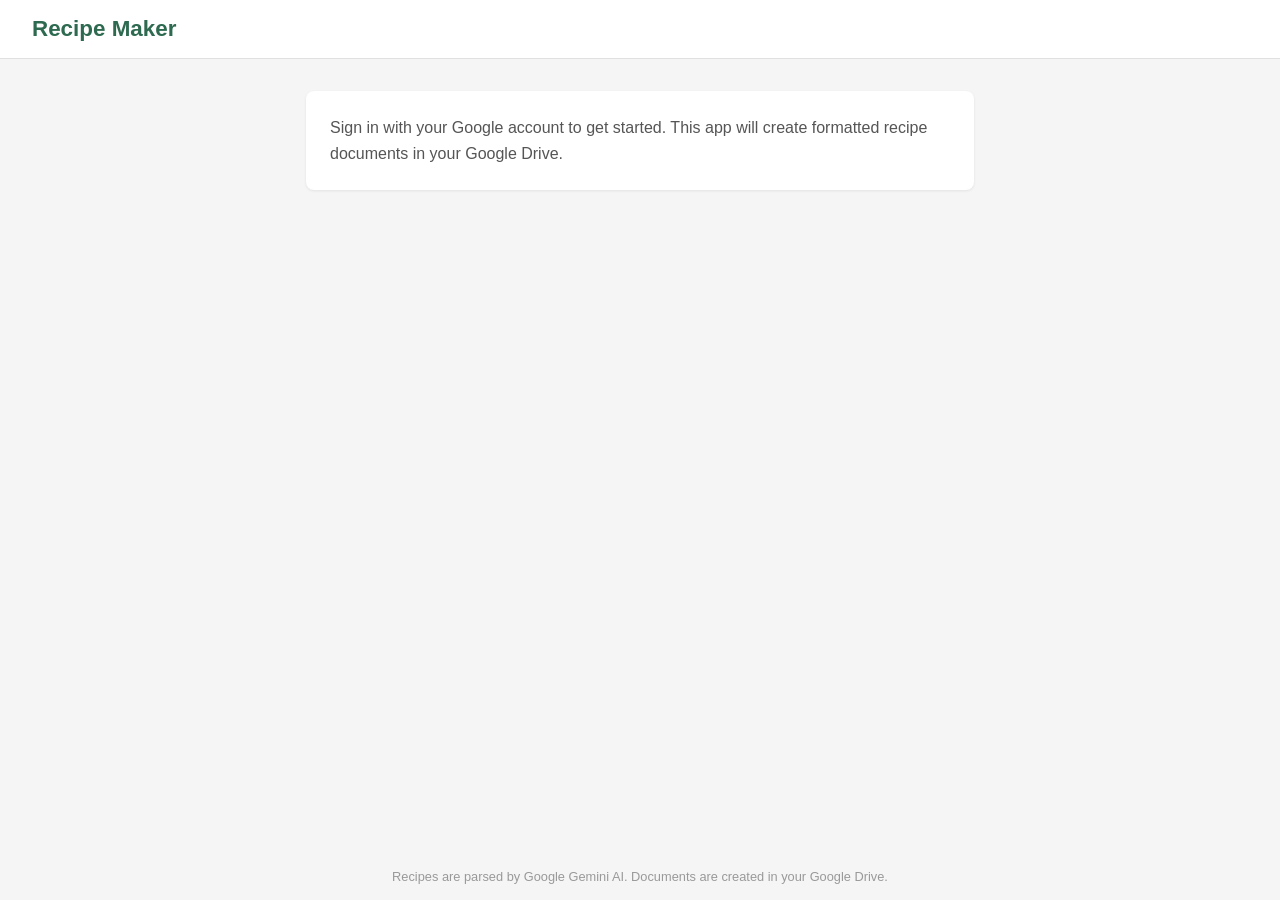
<file: index.html>
<!DOCTYPE html>
<html lang="en">
<head>
  <meta charset="UTF-8">
  <meta name="viewport" content="width=device-width, initial-scale=1.0">
  <title>Recipe Maker</title>
  <link rel="stylesheet" href="style.css">
</head>
<body>
  <header>
    <h1>Recipe Maker</h1>
    <div id="auth-section">
      <button id="sign-in-btn" class="btn btn-primary" style="display:none;">Sign in with Google</button>
      <div id="user-info" style="display:none;">
        <span id="user-name"></span>
        <button id="sign-out-btn" class="btn btn-secondary">Sign Out</button>
      </div>
    </div>
  </header>

  <main>
    <!-- Step 1: Not signed in -->
    <section id="signed-out-msg" class="card">
      <p>Sign in with your Google account to get started. This app will create formatted recipe documents in your Google Drive.</p>
    </section>

    <!-- Step 2: Signed in - recipe input -->
    <section id="recipe-section" class="card" style="display:none;">
      <h2>Paste Your Recipe</h2>
      <textarea id="recipe-input" placeholder="Paste your entire recipe here — any format works. The AI will figure out the ingredients, instructions, times, etc."></textarea>

      <h3>Template</h3>
      <div id="template-controls">
        <select id="template-select">
          <option value="default">Default Template</option>
        </select>
        <button id="add-template-btn" class="btn btn-secondary btn-small">+ Add Template</button>
        <button id="remove-template-btn" class="btn btn-danger btn-small" style="display:none;">Remove</button>
      </div>

      <!-- Add template form (hidden by default) -->
      <div id="add-template-form" style="display:none;">
        <input type="text" id="template-name-input" placeholder="Template name (e.g. 'Work Recipe Card')">
        <input type="text" id="template-url-input" placeholder="Google Doc URL of your template">
        <div class="form-actions">
          <button id="save-template-btn" class="btn btn-primary btn-small">Save</button>
          <button id="cancel-template-btn" class="btn btn-secondary btn-small">Cancel</button>
        </div>
      </div>

      <button id="create-btn" class="btn btn-primary btn-large">Create Recipe Doc</button>
    </section>

    <!-- Progress / status -->
    <section id="status-section" class="card" style="display:none;">
      <div id="status-spinner" class="spinner"></div>
      <p id="status-text">Processing...</p>
    </section>

    <!-- Result -->
    <section id="result-section" class="card" style="display:none;">
      <h2>Done!</h2>
      <div id="warnings"></div>
      <a id="doc-link" href="#" target="_blank" class="btn btn-primary btn-large">Open Google Doc</a>
      <button id="new-recipe-btn" class="btn btn-secondary">Make Another</button>
    </section>

    <!-- Errors -->
    <section id="error-section" class="card card-error" style="display:none;">
      <h2>Something went wrong</h2>
      <p id="error-text"></p>
      <button id="error-dismiss-btn" class="btn btn-secondary">Try Again</button>
    </section>
  </main>

  <footer>
    <p>Recipes are parsed by Google Gemini AI. Documents are created in your Google Drive.</p>
  </footer>

  <script src="https://accounts.google.com/gsi/client" async defer></script>
  <script src="app.js"></script>
</body>
</html>
</file>
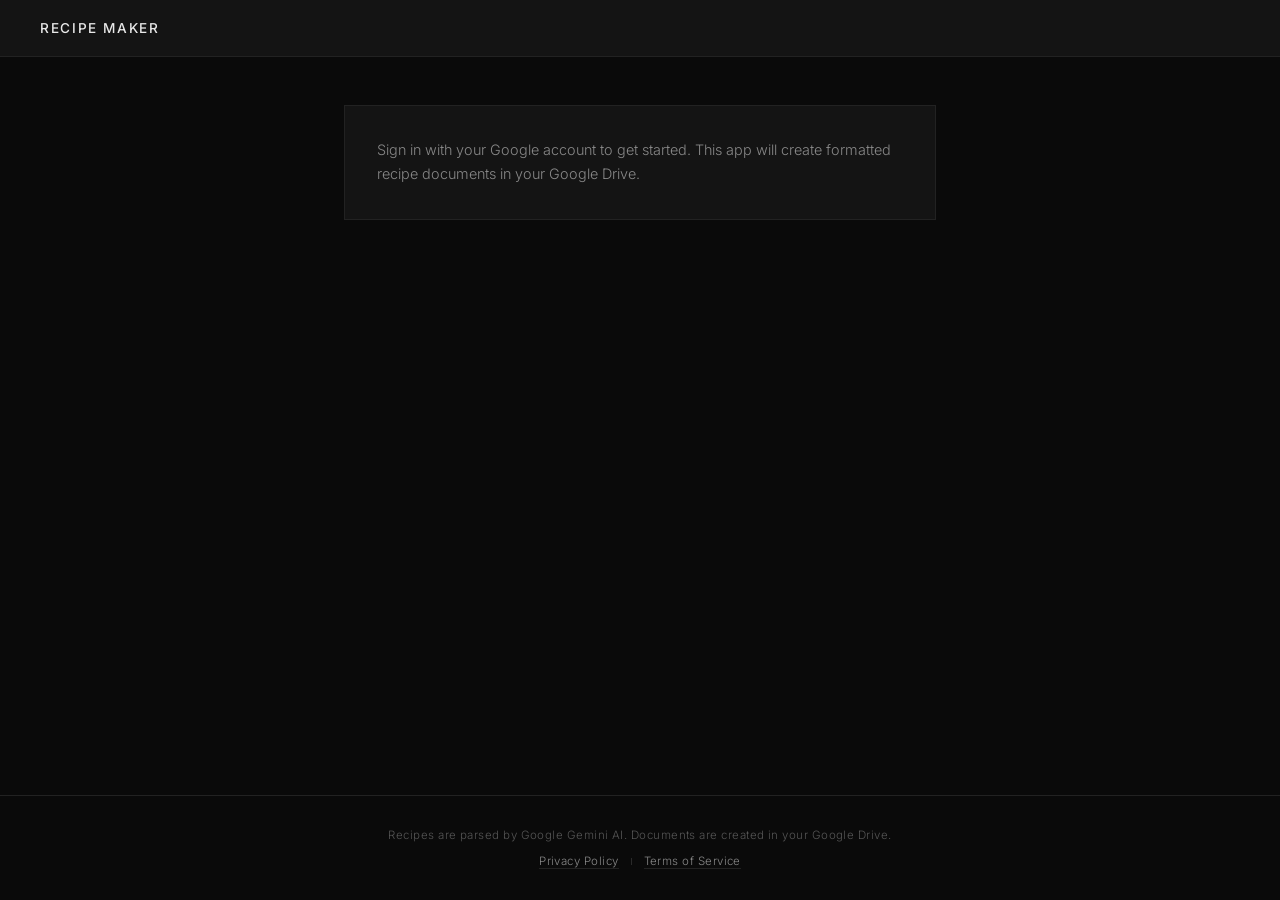
<file: public/index.html>
<!DOCTYPE html>
<html lang="en">
<head>
  <meta charset="UTF-8">
  <meta name="viewport" content="width=device-width, initial-scale=1.0">
  <title>Recipe Maker</title>
  <link rel="stylesheet" href="style.css">
</head>
<body>
  <header>
    <h1>Recipe Maker</h1>
    <div id="auth-section">
      <button id="sign-in-btn" class="btn btn-primary" style="display:none;">Sign in with Google</button>
      <div id="user-info" style="display:none;">
        <span id="user-name"></span>
        <button id="sign-out-btn" class="btn btn-secondary">Sign Out</button>
      </div>
    </div>
  </header>

  <main>
    <!-- Step 1: Not signed in -->
    <section id="signed-out-msg" class="card">
      <p>Sign in with your Google account to get started. This app will create formatted recipe documents in your Google Drive.</p>
    </section>

    <!-- Step 2: Signed in - recipe input -->
    <section id="recipe-section" class="card" style="display:none;">
      <h2>Paste Your Recipe</h2>
      <textarea id="recipe-input" placeholder="Paste your entire recipe here — any format works. The AI will figure out the ingredients, instructions, times, etc."></textarea>

      <h3>Save to Folder</h3>
      <div id="folder-controls">
        <span id="folder-name" class="folder-label">My Drive (default)</span>
        <button id="pick-folder-btn" class="btn btn-secondary btn-small">Choose Folder</button>
        <button id="clear-folder-btn" class="btn btn-danger btn-small" style="display:none;">Clear</button>
      </div>

      <h3>Template</h3>
      <div id="template-controls">
        <select id="template-select">
          <option value="default">Default Template</option>
        </select>
        <button id="add-template-btn" class="btn btn-secondary btn-small">+ Add Template</button>
        <button id="remove-template-btn" class="btn btn-danger btn-small" style="display:none;">Remove</button>
      </div>

      <!-- Add template form (hidden by default) -->
      <div id="add-template-form" style="display:none;">
        <input type="text" id="template-name-input" placeholder="Template name (e.g. 'Work Recipe Card')">
        <div class="url-row">
          <input type="text" id="template-url-input" placeholder="Google Doc URL of your template">
          <button id="browse-template-btn" class="btn btn-secondary btn-small">Browse Drive</button>
        </div>
        <div class="form-actions">
          <button id="save-template-btn" class="btn btn-primary btn-small">Save</button>
          <button id="cancel-template-btn" class="btn btn-secondary btn-small">Cancel</button>
        </div>
      </div>

      <button id="create-btn" class="btn btn-primary btn-large">Create Recipe Doc</button>
    </section>

    <!-- Progress / status -->
    <section id="status-section" class="card" style="display:none;">
      <div id="status-spinner" class="spinner"></div>
      <p id="status-text">Processing...</p>
    </section>

    <!-- Result -->
    <section id="result-section" class="card" style="display:none;">
      <h2>Done!</h2>
      <div id="warnings"></div>
      <a id="doc-link" href="#" target="_blank" class="btn btn-primary btn-large">Open Google Doc</a>
      <button id="new-recipe-btn" class="btn btn-secondary">Make Another</button>
    </section>

    <!-- Errors -->
    <section id="error-section" class="card card-error" style="display:none;">
      <h2>Something went wrong</h2>
      <p id="error-text"></p>
      <button id="error-dismiss-btn" class="btn btn-secondary">Try Again</button>
    </section>
  </main>

  <footer>
    <p>Recipes are parsed by Google Gemini AI. Documents are created in your Google Drive.</p>
    <p class="footer-links"><a href="/privacy.html">Privacy Policy</a><span class="sep"></span><a href="/terms.html">Terms of Service</a></p>
  </footer>

  <script src="https://accounts.google.com/gsi/client" async defer></script>
  <script src="https://apis.google.com/js/api.js" async defer></script>
  <script src="app.js"></script>
</body>
</html>
</file>
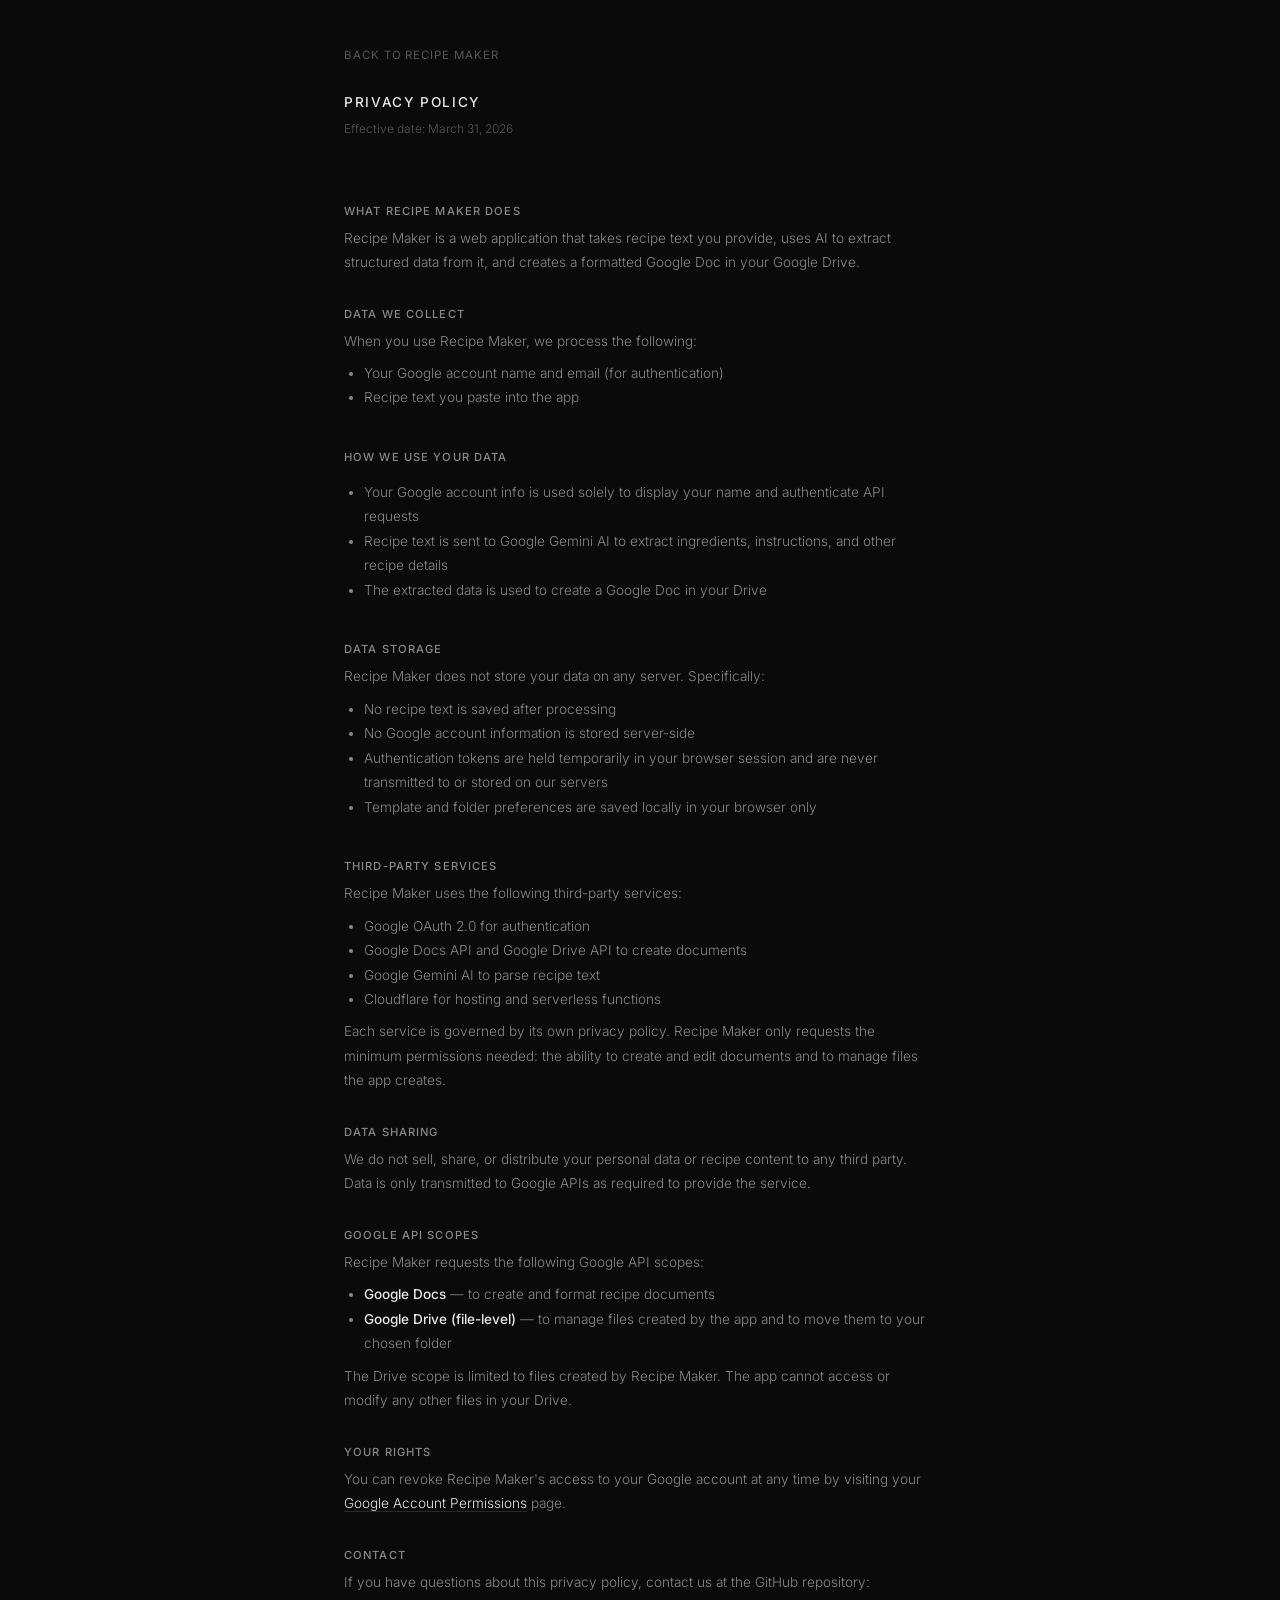
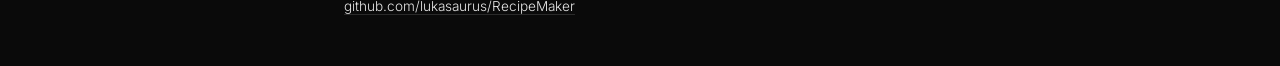
<file: public/privacy.html>
<!DOCTYPE html>
<html lang="en">
<head>
  <meta charset="UTF-8">
  <meta name="viewport" content="width=device-width, initial-scale=1.0">
  <title>Privacy Policy — Recipe Maker</title>
  <link rel="stylesheet" href="style.css">
  <style>
    body { max-width: 640px; margin: 0 auto; padding: 3rem 1.5rem; }
    h1 { font-size: 0.85rem; font-weight: 500; letter-spacing: 0.12em; text-transform: uppercase; color: var(--text); margin-bottom: 0.5rem; }
    .date { color: var(--text-dim); font-size: 0.75rem; margin-bottom: 2rem; }
    h2 { font-size: 0.7rem; font-weight: 500; letter-spacing: 0.1em; text-transform: uppercase; color: var(--text-muted); margin-top: 2rem; margin-bottom: 0.5rem; }
    p, li { font-size: 0.85rem; font-weight: 300; color: var(--text-muted); line-height: 1.8; }
    strong { color: var(--text); font-weight: 500; }
    ul { padding-left: 1.25rem; margin: 0.5rem 0; }
    a { color: var(--text); text-decoration: none; border-bottom: 1px solid var(--border-light); transition: border-color 0.15s; }
    a:hover { border-color: var(--text-muted); }
    .back { display: inline-block; margin-bottom: 2rem; font-size: 0.72rem; letter-spacing: 0.08em; text-transform: uppercase; color: var(--text-dim); border: none; }
    .back:hover { color: var(--text-muted); }
  </style>
</head>
<body>
  <a href="/" class="back">Back to Recipe Maker</a>
  <h1>Privacy Policy</h1>
  <p class="date">Effective date: March 31, 2026</p>

  <h2>What Recipe Maker Does</h2>
  <p>Recipe Maker is a web application that takes recipe text you provide, uses AI to extract structured data from it, and creates a formatted Google Doc in your Google Drive.</p>

  <h2>Data We Collect</h2>
  <p>When you use Recipe Maker, we process the following:</p>
  <ul>
    <li>Your Google account name and email (for authentication)</li>
    <li>Recipe text you paste into the app</li>
  </ul>

  <h2>How We Use Your Data</h2>
  <ul>
    <li>Your Google account info is used solely to display your name and authenticate API requests</li>
    <li>Recipe text is sent to Google Gemini AI to extract ingredients, instructions, and other recipe details</li>
    <li>The extracted data is used to create a Google Doc in your Drive</li>
  </ul>

  <h2>Data Storage</h2>
  <p>Recipe Maker does not store your data on any server. Specifically:</p>
  <ul>
    <li>No recipe text is saved after processing</li>
    <li>No Google account information is stored server-side</li>
    <li>Authentication tokens are held temporarily in your browser session and are never transmitted to or stored on our servers</li>
    <li>Template and folder preferences are saved locally in your browser only</li>
  </ul>

  <h2>Third-Party Services</h2>
  <p>Recipe Maker uses the following third-party services:</p>
  <ul>
    <li>Google OAuth 2.0 for authentication</li>
    <li>Google Docs API and Google Drive API to create documents</li>
    <li>Google Gemini AI to parse recipe text</li>
    <li>Cloudflare for hosting and serverless functions</li>
  </ul>
  <p>Each service is governed by its own privacy policy. Recipe Maker only requests the minimum permissions needed: the ability to create and edit documents and to manage files the app creates.</p>

  <h2>Data Sharing</h2>
  <p>We do not sell, share, or distribute your personal data or recipe content to any third party. Data is only transmitted to Google APIs as required to provide the service.</p>

  <h2>Google API Scopes</h2>
  <p>Recipe Maker requests the following Google API scopes:</p>
  <ul>
    <li><strong>Google Docs</strong> — to create and format recipe documents</li>
    <li><strong>Google Drive (file-level)</strong> — to manage files created by the app and to move them to your chosen folder</li>
  </ul>
  <p>The Drive scope is limited to files created by Recipe Maker. The app cannot access or modify any other files in your Drive.</p>

  <h2>Your Rights</h2>
  <p>You can revoke Recipe Maker's access to your Google account at any time by visiting your <a href="https://myaccount.google.com/permissions">Google Account Permissions</a> page.</p>

  <h2>Contact</h2>
  <p>If you have questions about this privacy policy, contact us at the GitHub repository: <a href="https://github.com/lukasaurus/RecipeMaker">github.com/lukasaurus/RecipeMaker</a></p>
</body>
</html>
</file>
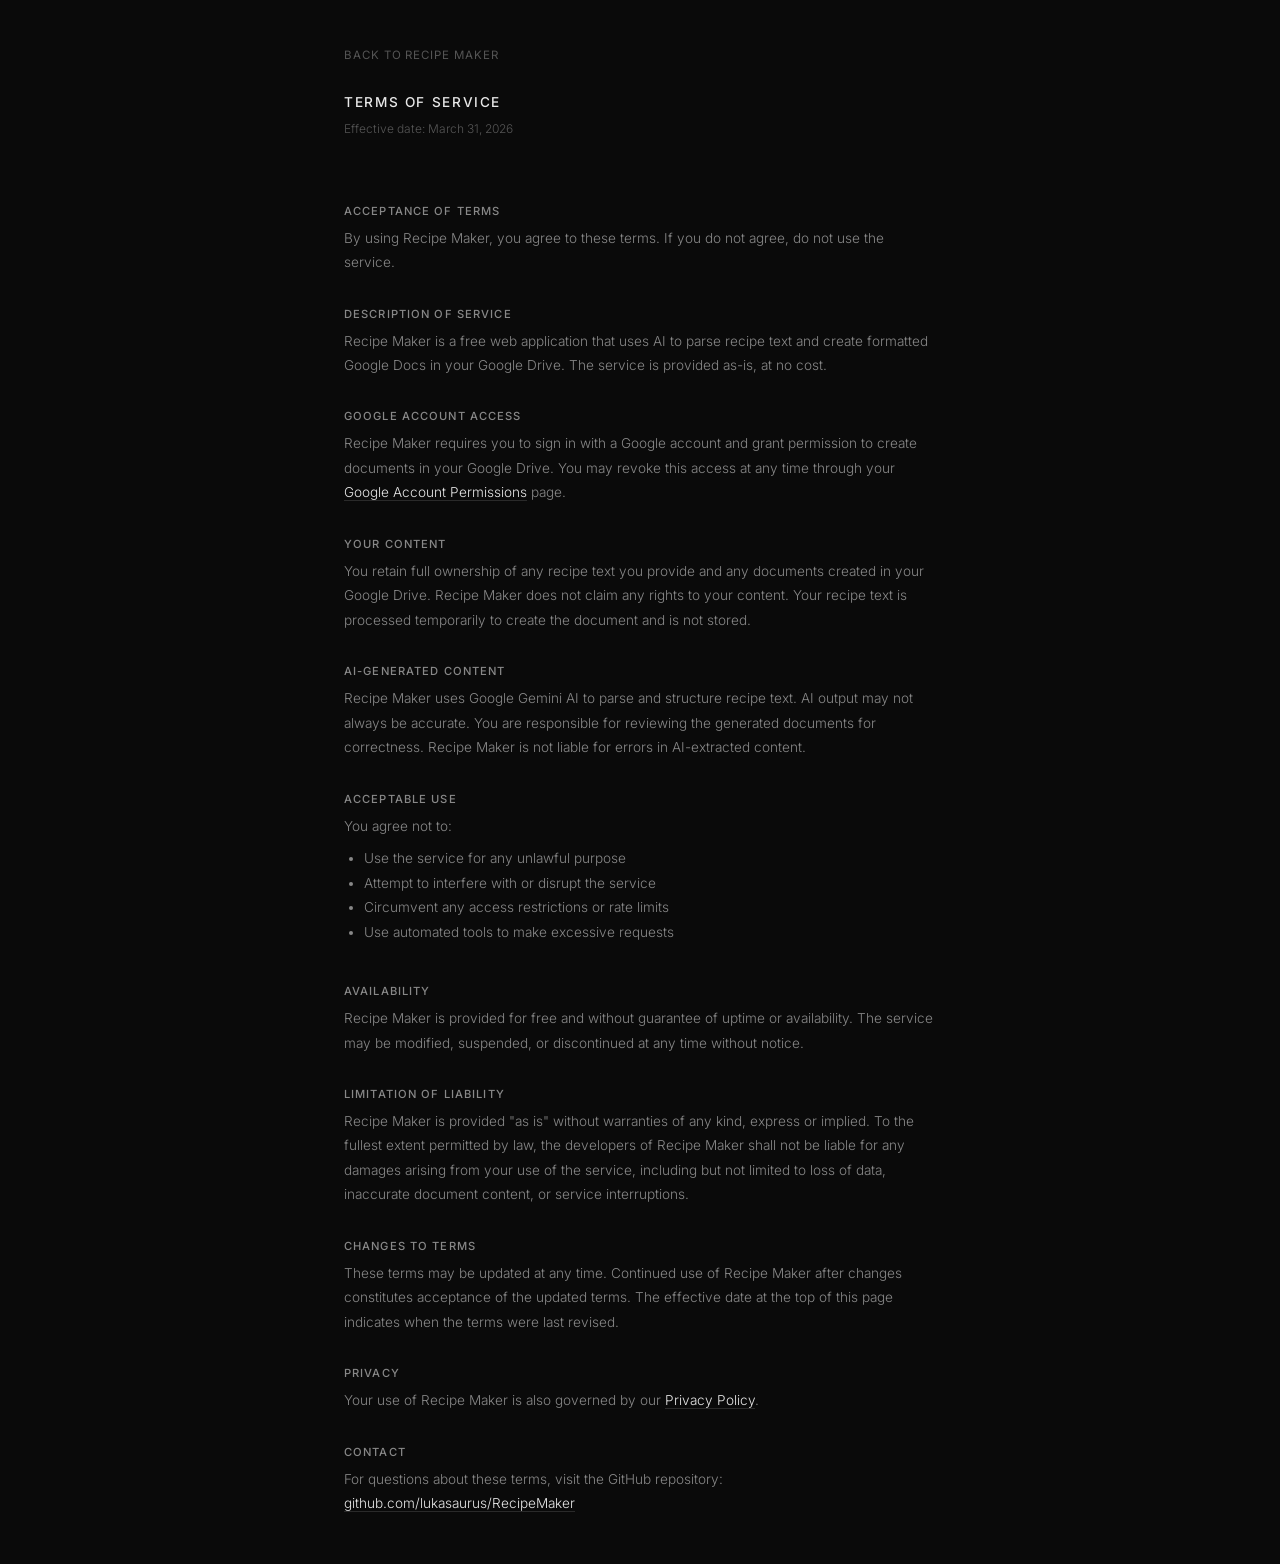
<file: public/terms.html>
<!DOCTYPE html>
<html lang="en">
<head>
  <meta charset="UTF-8">
  <meta name="viewport" content="width=device-width, initial-scale=1.0">
  <title>Terms of Service — Recipe Maker</title>
  <link rel="stylesheet" href="style.css">
  <style>
    body { max-width: 640px; margin: 0 auto; padding: 3rem 1.5rem; }
    h1 { font-size: 0.85rem; font-weight: 500; letter-spacing: 0.12em; text-transform: uppercase; color: var(--text); margin-bottom: 0.5rem; }
    .date { color: var(--text-dim); font-size: 0.75rem; margin-bottom: 2rem; }
    h2 { font-size: 0.7rem; font-weight: 500; letter-spacing: 0.1em; text-transform: uppercase; color: var(--text-muted); margin-top: 2rem; margin-bottom: 0.5rem; }
    p, li { font-size: 0.85rem; font-weight: 300; color: var(--text-muted); line-height: 1.8; }
    strong { color: var(--text); font-weight: 500; }
    ul { padding-left: 1.25rem; margin: 0.5rem 0; }
    a { color: var(--text); text-decoration: none; border-bottom: 1px solid var(--border-light); transition: border-color 0.15s; }
    a:hover { border-color: var(--text-muted); }
    .back { display: inline-block; margin-bottom: 2rem; font-size: 0.72rem; letter-spacing: 0.08em; text-transform: uppercase; color: var(--text-dim); border: none; }
    .back:hover { color: var(--text-muted); }
  </style>
</head>
<body>
  <a href="/" class="back">Back to Recipe Maker</a>
  <h1>Terms of Service</h1>
  <p class="date">Effective date: March 31, 2026</p>

  <h2>Acceptance of Terms</h2>
  <p>By using Recipe Maker, you agree to these terms. If you do not agree, do not use the service.</p>

  <h2>Description of Service</h2>
  <p>Recipe Maker is a free web application that uses AI to parse recipe text and create formatted Google Docs in your Google Drive. The service is provided as-is, at no cost.</p>

  <h2>Google Account Access</h2>
  <p>Recipe Maker requires you to sign in with a Google account and grant permission to create documents in your Google Drive. You may revoke this access at any time through your <a href="https://myaccount.google.com/permissions">Google Account Permissions</a> page.</p>

  <h2>Your Content</h2>
  <p>You retain full ownership of any recipe text you provide and any documents created in your Google Drive. Recipe Maker does not claim any rights to your content. Your recipe text is processed temporarily to create the document and is not stored.</p>

  <h2>AI-Generated Content</h2>
  <p>Recipe Maker uses Google Gemini AI to parse and structure recipe text. AI output may not always be accurate. You are responsible for reviewing the generated documents for correctness. Recipe Maker is not liable for errors in AI-extracted content.</p>

  <h2>Acceptable Use</h2>
  <p>You agree not to:</p>
  <ul>
    <li>Use the service for any unlawful purpose</li>
    <li>Attempt to interfere with or disrupt the service</li>
    <li>Circumvent any access restrictions or rate limits</li>
    <li>Use automated tools to make excessive requests</li>
  </ul>

  <h2>Availability</h2>
  <p>Recipe Maker is provided for free and without guarantee of uptime or availability. The service may be modified, suspended, or discontinued at any time without notice.</p>

  <h2>Limitation of Liability</h2>
  <p>Recipe Maker is provided "as is" without warranties of any kind, express or implied. To the fullest extent permitted by law, the developers of Recipe Maker shall not be liable for any damages arising from your use of the service, including but not limited to loss of data, inaccurate document content, or service interruptions.</p>

  <h2>Changes to Terms</h2>
  <p>These terms may be updated at any time. Continued use of Recipe Maker after changes constitutes acceptance of the updated terms. The effective date at the top of this page indicates when the terms were last revised.</p>

  <h2>Privacy</h2>
  <p>Your use of Recipe Maker is also governed by our <a href="/privacy.html">Privacy Policy</a>.</p>

  <h2>Contact</h2>
  <p>For questions about these terms, visit the GitHub repository: <a href="https://github.com/lukasaurus/RecipeMaker">github.com/lukasaurus/RecipeMaker</a></p>
</body>
</html>
</file>
<file: style.css>
* {
  margin: 0;
  padding: 0;
  box-sizing: border-box;
}

body {
  font-family: -apple-system, BlinkMacSystemFont, "Segoe UI", Roboto, sans-serif;
  background: #f5f5f5;
  color: #333;
  min-height: 100vh;
  display: flex;
  flex-direction: column;
}

header {
  background: #fff;
  border-bottom: 1px solid #e0e0e0;
  padding: 1rem 2rem;
  display: flex;
  justify-content: space-between;
  align-items: center;
}

header h1 {
  font-size: 1.4rem;
  font-weight: 600;
  color: #2d6a4f;
}

#auth-section {
  display: flex;
  align-items: center;
  gap: 0.75rem;
}

#user-info {
  display: flex;
  align-items: center;
  gap: 0.75rem;
}

#user-name {
  font-size: 0.9rem;
  color: #666;
}

main {
  max-width: 700px;
  width: 100%;
  margin: 2rem auto;
  padding: 0 1rem;
  flex: 1;
}

.card {
  background: #fff;
  border-radius: 8px;
  padding: 1.5rem;
  margin-bottom: 1.5rem;
  box-shadow: 0 1px 3px rgba(0, 0, 0, 0.08);
}

.card-error {
  border-left: 4px solid #d32f2f;
}

.card h2 {
  font-size: 1.2rem;
  margin-bottom: 1rem;
  color: #2d6a4f;
}

.card h3 {
  font-size: 1rem;
  margin: 1rem 0 0.5rem;
  color: #555;
}

.card p {
  line-height: 1.6;
  color: #555;
}

textarea {
  width: 100%;
  min-height: 200px;
  padding: 0.75rem;
  border: 1px solid #ddd;
  border-radius: 6px;
  font-family: inherit;
  font-size: 0.95rem;
  resize: vertical;
  line-height: 1.5;
}

textarea:focus {
  outline: none;
  border-color: #2d6a4f;
  box-shadow: 0 0 0 2px rgba(45, 106, 79, 0.15);
}

input[type="text"] {
  width: 100%;
  padding: 0.5rem 0.75rem;
  border: 1px solid #ddd;
  border-radius: 6px;
  font-size: 0.9rem;
  margin-bottom: 0.5rem;
}

input[type="text"]:focus {
  outline: none;
  border-color: #2d6a4f;
  box-shadow: 0 0 0 2px rgba(45, 106, 79, 0.15);
}

#template-controls {
  display: flex;
  align-items: center;
  gap: 0.5rem;
  margin-bottom: 0.75rem;
}

#template-select {
  flex: 1;
  padding: 0.5rem 0.75rem;
  border: 1px solid #ddd;
  border-radius: 6px;
  font-size: 0.9rem;
  background: #fff;
}

#add-template-form {
  background: #f9f9f9;
  padding: 1rem;
  border-radius: 6px;
  margin-bottom: 0.75rem;
}

.form-actions {
  display: flex;
  gap: 0.5rem;
  margin-top: 0.5rem;
}

/* Buttons */
.btn {
  display: inline-block;
  padding: 0.5rem 1rem;
  border: none;
  border-radius: 6px;
  font-size: 0.9rem;
  font-weight: 500;
  cursor: pointer;
  text-decoration: none;
  text-align: center;
  transition: background 0.15s, opacity 0.15s;
}

.btn:disabled {
  opacity: 0.5;
  cursor: not-allowed;
}

.btn-primary {
  background: #2d6a4f;
  color: #fff;
}

.btn-primary:hover:not(:disabled) {
  background: #1b4332;
}

.btn-secondary {
  background: #e9ecef;
  color: #333;
}

.btn-secondary:hover:not(:disabled) {
  background: #dee2e6;
}

.btn-danger {
  background: #f8d7da;
  color: #842029;
}

.btn-danger:hover:not(:disabled) {
  background: #f1aeb5;
}

.btn-small {
  padding: 0.35rem 0.75rem;
  font-size: 0.8rem;
}

.btn-large {
  padding: 0.75rem 1.5rem;
  font-size: 1rem;
  width: 100%;
  margin-top: 1rem;
}

/* Spinner */
#status-section {
  text-align: center;
}

.spinner {
  width: 36px;
  height: 36px;
  border: 3px solid #e9ecef;
  border-top-color: #2d6a4f;
  border-radius: 50%;
  animation: spin 0.8s linear infinite;
  margin: 0 auto 1rem;
}

@keyframes spin {
  to { transform: rotate(360deg); }
}

#status-text {
  font-size: 0.95rem;
  color: #666;
}

/* Result */
#result-section {
  text-align: center;
}

#doc-link {
  display: block;
  margin-bottom: 0.75rem;
}

#warnings {
  margin-bottom: 1rem;
}

.warning {
  background: #fff3cd;
  color: #856404;
  padding: 0.5rem 0.75rem;
  border-radius: 4px;
  font-size: 0.85rem;
  margin-bottom: 0.5rem;
}

/* Error */
#error-text {
  color: #842029;
  margin-bottom: 1rem;
}

footer {
  text-align: center;
  padding: 1rem;
  color: #999;
  font-size: 0.8rem;
}

@media (max-width: 600px) {
  header {
    flex-direction: column;
    gap: 0.75rem;
    text-align: center;
  }

  main {
    margin: 1rem auto;
  }

  #template-controls {
    flex-wrap: wrap;
  }
}
</file>
<file: public/style.css>
@import url('https://fonts.googleapis.com/css2?family=Inter:wght@300;400;500;600&display=swap');

* {
  margin: 0;
  padding: 0;
  box-sizing: border-box;
}

:root {
  --bg: #0a0a0a;
  --surface: #141414;
  --surface-hover: #1a1a1a;
  --border: #222;
  --border-light: #2a2a2a;
  --text: #e8e8e8;
  --text-muted: #888;
  --text-dim: #555;
  --accent: #fff;
  --accent-dim: rgba(255, 255, 255, 0.08);
  --danger: #ff4444;
  --danger-dim: rgba(255, 68, 68, 0.1);
  --warning-bg: rgba(255, 180, 0, 0.08);
  --warning-text: #ffb400;
  --success: #00c853;
}

body {
  font-family: 'Inter', -apple-system, BlinkMacSystemFont, "Segoe UI", sans-serif;
  background: var(--bg);
  color: var(--text);
  min-height: 100vh;
  display: flex;
  flex-direction: column;
  -webkit-font-smoothing: antialiased;
  -moz-osx-font-smoothing: grayscale;
}

/* Header */
header {
  background: var(--surface);
  border-bottom: 1px solid var(--border);
  padding: 1.25rem 2.5rem;
  display: flex;
  justify-content: space-between;
  align-items: center;
}

header h1 {
  font-size: 0.85rem;
  font-weight: 500;
  letter-spacing: 0.12em;
  text-transform: uppercase;
  color: var(--text);
}

#auth-section {
  display: flex;
  align-items: center;
  gap: 0.75rem;
}

#user-info {
  display: flex;
  align-items: center;
  gap: 1rem;
}

#user-name {
  font-size: 0.8rem;
  font-weight: 400;
  color: var(--text-muted);
  letter-spacing: 0.02em;
}

/* Main */
main {
  max-width: 640px;
  width: 100%;
  margin: 3rem auto;
  padding: 0 1.5rem;
  flex: 1;
}

/* Cards */
.card {
  background: var(--surface);
  border: 1px solid var(--border);
  border-radius: 0;
  padding: 2rem;
  margin-bottom: 1px;
}

.card-error {
  border-left: 3px solid var(--danger);
}

.card h2 {
  font-size: 0.75rem;
  font-weight: 500;
  letter-spacing: 0.1em;
  text-transform: uppercase;
  margin-bottom: 1.25rem;
  color: var(--text-muted);
}

.card h3 {
  font-size: 0.7rem;
  font-weight: 500;
  letter-spacing: 0.1em;
  text-transform: uppercase;
  margin: 1.5rem 0 0.6rem;
  color: var(--text-dim);
}

.card p {
  line-height: 1.7;
  color: var(--text-muted);
  font-size: 0.9rem;
  font-weight: 300;
}

/* Textarea */
textarea {
  width: 100%;
  min-height: 220px;
  padding: 1rem;
  background: var(--bg);
  border: 1px solid var(--border);
  border-radius: 0;
  color: var(--text);
  font-family: inherit;
  font-size: 0.9rem;
  font-weight: 300;
  resize: vertical;
  line-height: 1.7;
  transition: border-color 0.2s;
}

textarea::placeholder {
  color: var(--text-dim);
}

textarea:focus {
  outline: none;
  border-color: var(--text-muted);
}

/* Inputs */
input[type="text"] {
  width: 100%;
  padding: 0.6rem 0.85rem;
  background: var(--bg);
  border: 1px solid var(--border);
  border-radius: 0;
  color: var(--text);
  font-family: inherit;
  font-size: 0.85rem;
  font-weight: 300;
  margin-bottom: 0.5rem;
  transition: border-color 0.2s;
}

.url-row {
  display: flex;
  gap: 0.5rem;
  align-items: flex-start;
}

.url-row input[type="text"] {
  flex: 1;
}

.url-row .btn {
  white-space: nowrap;
  margin-top: 0;
}

input[type="text"]::placeholder {
  color: var(--text-dim);
}

input[type="text"]:focus {
  outline: none;
  border-color: var(--text-muted);
}

/* Folder controls */
#folder-controls {
  display: flex;
  align-items: center;
  gap: 0.6rem;
}

.folder-label {
  flex: 1;
  font-size: 0.8rem;
  font-weight: 400;
  color: var(--text-muted);
  padding: 0.55rem 0.85rem;
  background: var(--bg);
  border: 1px solid var(--border);
}

/* Template controls */
#template-controls {
  display: flex;
  align-items: center;
  gap: 0.6rem;
}

#template-select {
  flex: 1;
  padding: 0.55rem 0.85rem;
  background: var(--bg);
  border: 1px solid var(--border);
  border-radius: 0;
  color: var(--text);
  font-family: inherit;
  font-size: 0.85rem;
  font-weight: 300;
  cursor: pointer;
  -webkit-appearance: none;
  appearance: none;
  background-image: url("data:image/svg+xml,%3Csvg xmlns='http://www.w3.org/2000/svg' width='12' height='12' fill='%23888' viewBox='0 0 16 16'%3E%3Cpath d='M8 11L3 6h10z'/%3E%3C/svg%3E");
  background-repeat: no-repeat;
  background-position: right 0.75rem center;
  padding-right: 2rem;
}

#template-select:focus {
  outline: none;
  border-color: var(--text-muted);
}

#add-template-form {
  background: var(--bg);
  border: 1px solid var(--border);
  padding: 1rem;
  margin-top: 0.6rem;
}

.form-actions {
  display: flex;
  gap: 0.5rem;
  margin-top: 0.5rem;
}

/* Buttons */
.btn {
  display: inline-block;
  padding: 0.55rem 1.25rem;
  border: 1px solid var(--border);
  border-radius: 0;
  font-family: inherit;
  font-size: 0.8rem;
  font-weight: 400;
  letter-spacing: 0.04em;
  cursor: pointer;
  text-decoration: none;
  text-align: center;
  transition: all 0.15s ease;
  background: transparent;
  color: var(--text-muted);
}

.btn:disabled {
  opacity: 0.3;
  cursor: not-allowed;
}

.btn-primary {
  background: var(--accent);
  border-color: var(--accent);
  color: #000;
  font-weight: 500;
}

.btn-primary:hover:not(:disabled) {
  background: transparent;
  color: var(--accent);
}

.btn-secondary {
  background: transparent;
  border-color: var(--border-light);
  color: var(--text-muted);
}

.btn-secondary:hover:not(:disabled) {
  border-color: var(--text-muted);
  color: var(--text);
}

.btn-danger {
  background: transparent;
  border-color: var(--border-light);
  color: var(--danger);
}

.btn-danger:hover:not(:disabled) {
  background: var(--danger-dim);
  border-color: var(--danger);
}

.btn-small {
  padding: 0.4rem 0.85rem;
  font-size: 0.72rem;
  letter-spacing: 0.05em;
  text-transform: uppercase;
}

.btn-large {
  padding: 0.85rem 2rem;
  font-size: 0.8rem;
  letter-spacing: 0.08em;
  text-transform: uppercase;
  width: 100%;
  margin-top: 1.75rem;
}

/* Spinner */
#status-section {
  text-align: center;
  padding: 3rem 2rem;
}

.spinner {
  width: 24px;
  height: 24px;
  border: 2px solid var(--border);
  border-top-color: var(--text);
  border-radius: 50%;
  animation: spin 0.7s linear infinite;
  margin: 0 auto 1.5rem;
}

@keyframes spin {
  to { transform: rotate(360deg); }
}

#status-text {
  font-size: 0.8rem;
  font-weight: 400;
  color: var(--text-dim);
  letter-spacing: 0.05em;
  text-transform: uppercase;
}

/* Result */
#result-section {
  text-align: center;
  padding: 3rem 2rem;
}

#result-section h2 {
  color: var(--success);
  margin-bottom: 1.5rem;
}

#doc-link {
  display: block;
  margin-bottom: 1rem;
}

#warnings {
  margin-bottom: 1.25rem;
}

.warning {
  background: var(--warning-bg);
  color: var(--warning-text);
  padding: 0.6rem 0.85rem;
  font-size: 0.8rem;
  font-weight: 400;
  margin-bottom: 0.4rem;
  border-left: 2px solid var(--warning-text);
}

/* Error */
#error-section {
  padding: 2rem;
}

#error-text {
  color: var(--danger);
  margin-bottom: 1.25rem;
  font-size: 0.85rem;
  font-weight: 300;
  line-height: 1.6;
}

/* Footer */
footer {
  text-align: center;
  padding: 2rem 1rem;
  border-top: 1px solid var(--border);
}

footer p {
  color: var(--text-dim);
  font-size: 0.72rem;
  font-weight: 300;
  letter-spacing: 0.04em;
}

.footer-links {
  margin-top: 0.75rem;
}

.footer-links a {
  color: var(--text-muted);
  text-decoration: none;
  border-bottom: 1px solid var(--border);
  transition: border-color 0.15s;
}

.footer-links a:hover {
  border-color: var(--text-muted);
}

.footer-links .sep {
  display: inline-block;
  width: 1px;
  height: 0.6em;
  background: var(--border-light);
  margin: 0 0.75rem;
  vertical-align: middle;
}

/* Responsive */
@media (max-width: 600px) {
  header {
    flex-direction: column;
    gap: 1rem;
    text-align: center;
    padding: 1rem 1.5rem;
  }

  main {
    margin: 1.5rem auto;
  }

  .card {
    padding: 1.5rem;
  }

  #template-controls,
  #folder-controls {
    flex-wrap: wrap;
  }
}
</file>
